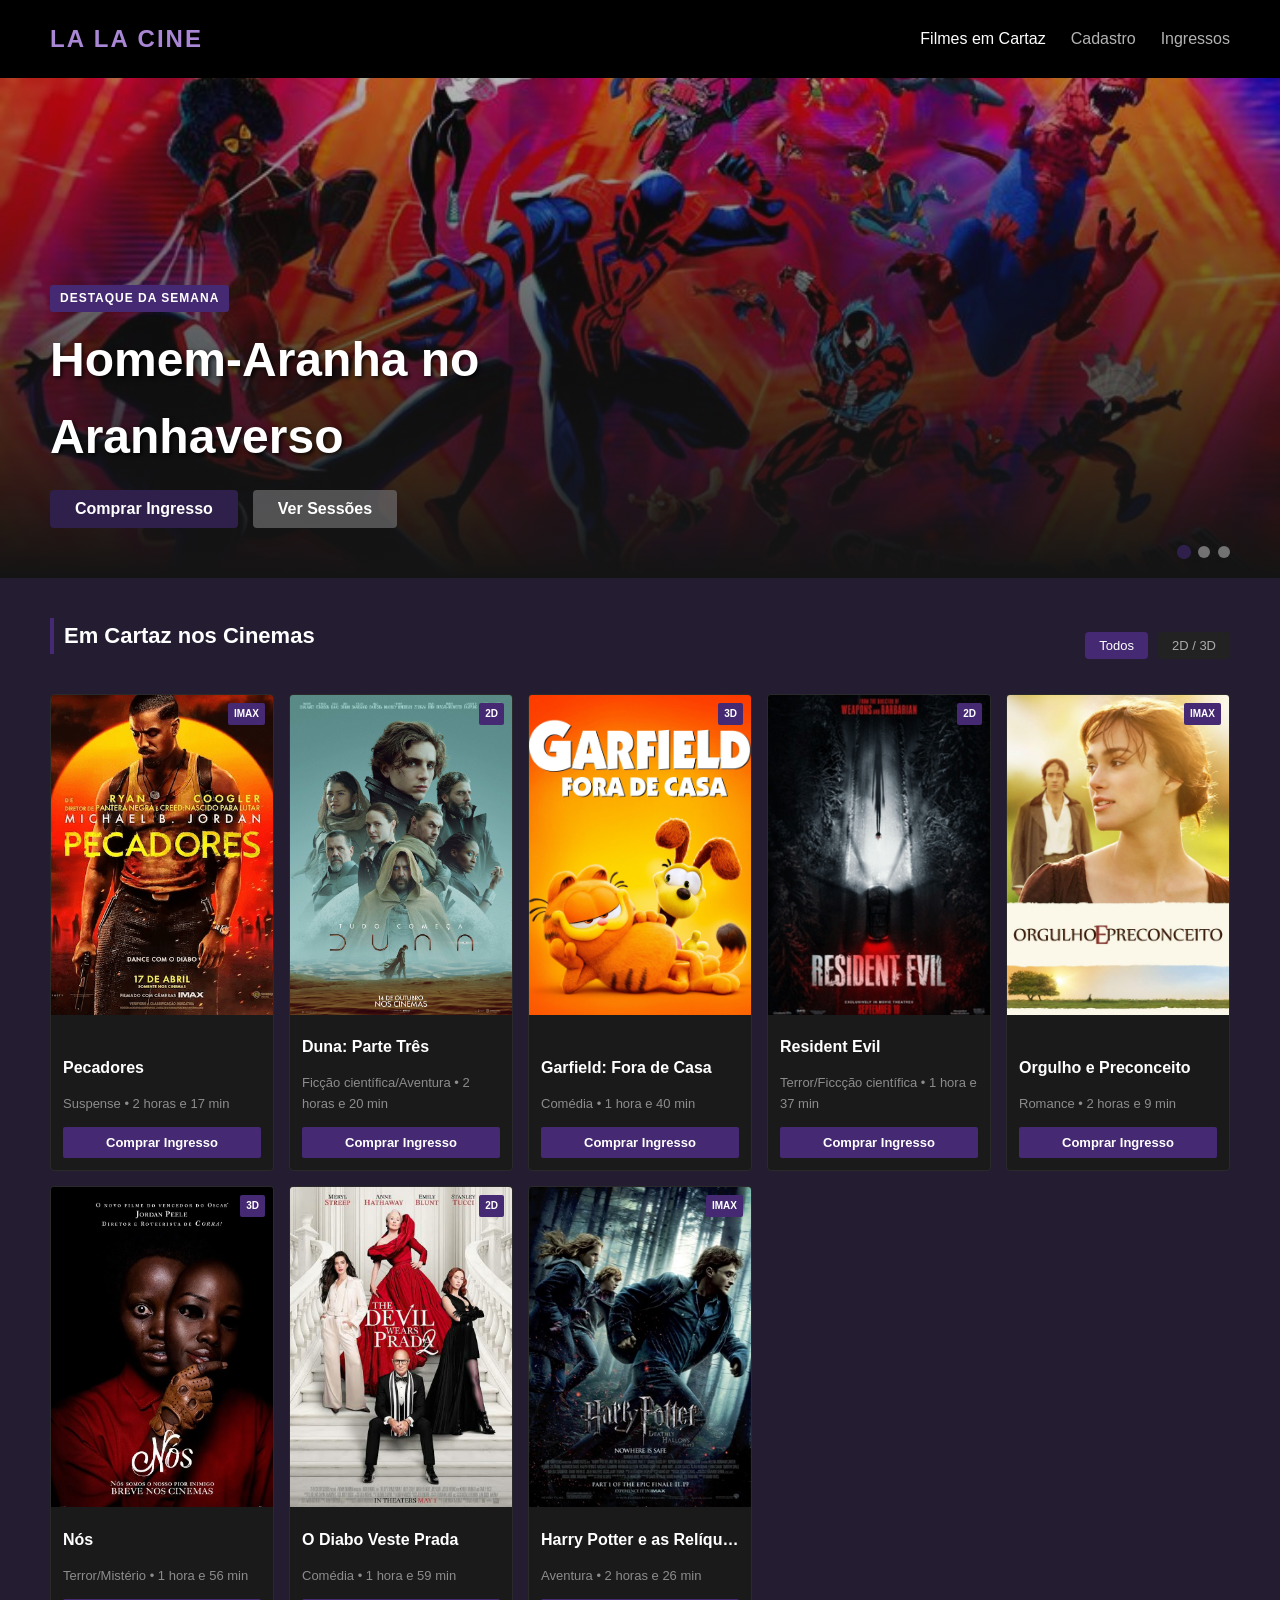
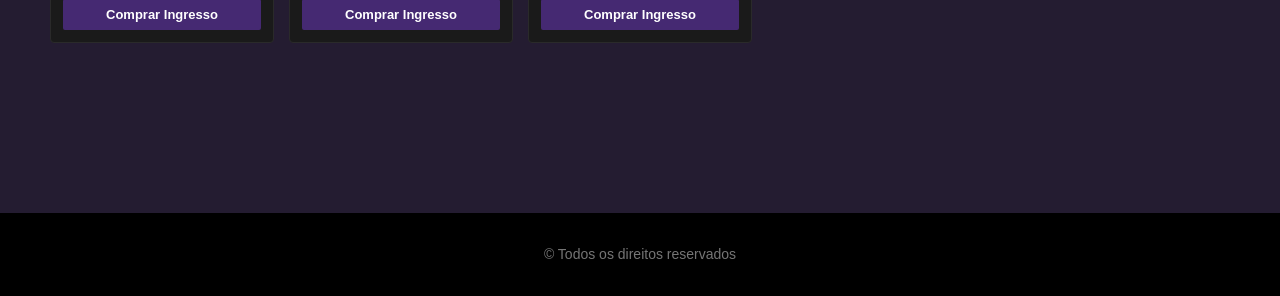
<file: cinemaaaa/index.html>
<!DOCTYPE html>
<html lang="pt-BR">
<head>
    <meta charset="UTF-8">
    <meta name="viewport" content="width=device-width, initial-scale=1.0">
    <title>La La Cine</title>
    <link rel="stylesheet" href="style.css">
</head>
<body>

    <header>
        <div class="logo">La La     <span>Cine</span></div>
      <nav>
        <ul>
          <li><a href="index.html" class="active">Filmes em Cartaz</a></li>
          <li><a href="#" id="abrirCadastro">Cadastro</a></li>
          <li><a href="ingressos.html">Ingressos</a></li>
        </ul>
      </nav>
    </header>

    <section class="hero-slider" id="heroSlider">
        <section class="hero-slider" id="heroSlider">
        <!-- SLIDE 1 -->
        <div class="hero-slide active" style="background-image: linear-gradient(to top, #141414, rgba(20,20,20,0.3)), url('imagens/spiderman.jpg')">
            <div class="hero-content">
                <span class="badge-premiere">DESTAQUE DA SEMANA</span>
                <h1>Homem-Aranha no Aranhaverso</h1>
                <div class="hero-buttons">
                    <button class="btn-play">Comprar Ingresso</button>
                    <button class="btn-info">Ver Sessões</button>
                </div>
            </div>
        </div>

        <!-- SLIDE 2 -->
        <div class="hero-slide" style="background-image: linear-gradient(to top, #141414, rgba(20,20,20,0.3)), url('imagens/dunabanner.jpg')">
            <div class="hero-content">
                <span class="badge-premiere">ESTREIA EM IMAX</span>
                <h1>Duna: Parte Três</h1>
                <div class="hero-buttons">
                    <button class="btn-play">Comprar Ingresso</button>
                    <button class="btn-info">Ver Sessões</button>
                </div>
            </div>
        </div>

        <!-- SLIDE 3 -->
        <div class="hero-slide" style="background-image: linear-gradient(to top, #141414, rgba(20,20,20,0.3)), url('imagens/harrybanner.jpg')">
            <div class="hero-content">
                <span class="badge-premiere">SESSÃO ESPECIAL</span>
                <h1>Harry Potter e as Relíquias da Morte</h1>
                <div class="hero-buttons">
                    <button class="btn-play">Comprar Ingresso</button>
                    <button class="btn-info">Ver Sessões</button>
                </div>
            </div>
        </div>

        <!-- BOLINHAS DE NAVEGAÇÃO (JÁ ESTILIZADAS NO SEU CSS) -->
        <div class="slider-dots">
            <span class="dot active" data-index="0"></span>
            <span class="dot" data-index="1"></span>
            <span class="dot" data-index="2"></span>
        </div>
    </section>
    </section>

    <main class="container">
        <div class="section-header">
            <h2 class="section-title">Em Cartaz nos Cinemas</h2>
            <div class="filter-tabs">
                <button class="tab active">Todos</button>
                <button class="tab">2D / 3D</button>
            </div>
        </div>
        
        <div class="movie-grid">
            <div class="movie-card">
                <div class="poster-container">
                    <img src="imagens/michaeljordan.png" alt="Pecadores">
                    <span class="badge-format">IMAX</span>
                </div>
                <div class="movie-info">
                    <h3>Pecadores</h3>
                    <p class="genre">Suspense • 2 horas e 17 min</p>
                    <button class="btn-ticket">Comprar Ingresso</button>
                </div>
            </div>

            <div class="movie-card">
                <div class="poster-container">
                    <img src="imagens/duna3.jpg" alt="Duna: Parte Três">
                    <span class="badge-format">2D</span>
                </div>
                <div class="movie-info">
                    <h3>Duna: Parte Três</h3>
                    <p class="genre">Ficção científica/Aventura • 2 horas e 20 min</p>
                    <button class="btn-ticket">Comprar Ingresso</button>
                </div>
            </div>

            <div class="movie-card">
                <div class="poster-container">
                    <img src="imagens/gatinho.jpg" alt="Garfield">
                    <span class="badge-format">3D</span>
                </div>
                <div class="movie-info">
                    <h3>Garfield: Fora de Casa</h3>
                    <p class="genre">Comédia • 1 hora e 40 min</p>
                    <button class="btn-ticket">Comprar Ingresso</button>
                </div>
            </div>

            <div class="movie-card">
                <div class="poster-container">
                    <img src="imagens/reve.png" alt="residentevil">
                    <span class="badge-format">2D</span>
                </div>
                <div class="movie-info">
                    <h3>Resident Evil</h3>
                    <p class="genre">Terror/Ficcção científica • 1 hora e 37 min</p>
                    <button class="btn-ticket">Comprar Ingresso</button>
                </div>
            </div>

            <div class="movie-card">
                <div class="poster-container">
                    <img src="imagens/oep.jpg" alt="orgulhoepreconceito">
                    <span class="badge-format">IMAX</span>
                </div>
                <div class="movie-info">
                    <h3>Orgulho e Preconceito</h3>
                    <p class="genre">Romance • 2 horas e 9 min</p>
                    <button class="btn-ticket">Comprar Ingresso</button>
                </div>
            </div>

            <div class="movie-card">
                <div class="poster-container">
                    <img src="imagens/ussss.jpg" alt="Us">
                    <span class="badge-format">3D</span>
                </div>
                <div class="movie-info">
                    <h3>Nós</h3>
                    <p class="genre">Terror/Mistério • 1 hora e 56 min</p>
                    <button class="btn-ticket">Comprar Ingresso</button>
                </div>
            </div>

            <div class="movie-card">
                <div class="poster-container">
                    <img src="imagens/odvp.png" alt="pradaa">
                    <span class="badge-format">2D</span>
                </div>
                <div class="movie-info">
                    <h3>O Diabo Veste Prada</h3>
                    <p class="genre">Comédia • 1 hora e 59 min</p>
                    <button class="btn-ticket">Comprar Ingresso</button>
                </div>
            </div>

            <div class="movie-card">
                <div class="poster-container">
                    <img src="imagens/harryyy.jpg" alt="harrypotter">
                    <span class="badge-format">IMAX</span>
                </div>
                <div class="movie-info">
                    <h3>Harry Potter e as Relíquias da Morte: Parte 1</h3>
                    <p class="genre">Aventura • 2 horas e 26 min</p>
                    <button class="btn-ticket">Comprar Ingresso</button>
                </div>
            </div>
        </div>

        <div class="movie-grid" id="movieGrid">
            <!-- Os filmes cadastrados via API vão aparecer aqui lado a lado -->
        </div>

        <script>
    async function carregarFilmes() {
        try {
            const resposta = await fetch('http://localhost:5000/api/movie');
            const filmes = await resposta.json();
            const grid = document.getElementById('movieGrid');
            
            // Se o grid existir, limpa e adiciona os filmes vindos da API
            if (grid) {
                // Se você quiser manter os filmes fixos e adicionar os do banco logo em seguida:
                filmes.forEach(filme => {
                    const card = document.createElement('div');
                    card.className = 'movie-card';
                    card.innerHTML = `
                        <div class="poster-container">
                            <img src="${filme.imagem}" alt="${filme.titulo}" onerror="this.src='imagens/erro.jpg'">
                            <span class="badge-format">${filme.formato}</span>
                        </div>
                        <div class="movie-info">
                            <h3>${filme.titulo}</h3>
                            <p class="genre">${filme.genero}</p>
                            <button class="btn-ticket" onclick="comprar('${filme.titulo}')">Comprar Ingresso</button>
                        </div>
                    `;
                    grid.appendChild(card);
                });
            }
        } catch (erro) {
            console.error("Erro ao carregar filmes da API:", erro);
        }
    }

    function comprar(titulo) {
        window.location.href = `ingressos.html?filme=${encodeURIComponent(titulo)}`;
    }

    // Executa ao carregar a página
    carregarFilmes();
</script>
    </main>

    <footer>
        <p>&copy; Todos os direitos reservados</p>
    </footer>
<!-- MODAL DE CADASTRO -->
    <div class="modal-overlay" id="modalCadastro">
        <div class="modal-box">
            <button class="modal-close" id="fecharCadastro">&times;</button>
            
            <div class="modal-header">
                <h2>Criar Conta</h2>
                <p>Cadastre-se no <span>La La Cine</span> para garantir seus ingressos</p>
            </div>

            <form id="formCadastro" class="cadastro-form">
                <div class="input-group">
                    <label for="nome">Nome Completo</label>
                    <input type="text" id="nome" name="nome" placeholder="Digite seu nome" required>
                </div>

                <div class="input-group">
                    <label for="email">E-mail</label>
                    <input type="email" id="email" name="email" placeholder="seuemail@exemplo.com" required>
                </div>

                <div class="input-row">
                    <div class="input-group">
                        <label for="cpf">CPF</label>
                        <input type="text" id="cpf" name="cpf" placeholder="000.000.000-00" maxlength="14" required>
                    </div>

                    <div class="input-group">
                        <label for="nascimento">Data de Nascimento</label>
                        <input type="date" id="nascimento" name="nascimento" required>
                    </div>
                </div>

                <div class="input-group">
                    <label for="senha">Senha</label>
                    <input type="password" id="senha" name="senha" placeholder="Crie uma senha" required>
                </div>

                <button type="submit" class="btn-submit">Finalizar Cadastro</button>
            </form>
        </div>
    </div>

    <script>
        const modal = document.getElementById('modalCadastro');
        const btnAbrir = document.getElementById('abrirCadastro');
        const btnFechar = document.getElementById('fecharCadastro');

        
        btnAbrir.addEventListener('click', (e) => {
            e.preventDefault();
            modal.classList.add('active');
        });


        btnFechar.addEventListener('click', () => {
            modal.classList.remove('active');
        });


        modal.addEventListener('click', (e) => {
            if (e.target === modal) {
                modal.classList.remove('active');
            }
        });

        // Máscara simples para CPF
        const inputCpf = document.getElementById('cpf');
        inputCpf.addEventListener('input', (e) => {
            let v = e.target.value.replace(/\D/g, '');
            v = v.replace(/(\d{3})(\d)/, '$1.$2');
            v = v.replace(/(\d{3})(\d)/, '$1.$2');
            v = v.replace(/(\d{3})(\d{1,2})$/, '$1-$2');
            e.target.value = v;
        });
    </script>
    <script>
        const slides = document.querySelectorAll('.hero-slide');
        const dots = document.querySelectorAll('.dot');
        let slideAtual = 0;
        let intervaloCarrossel;

        function mostrarSlide(index) {
        slides.forEach((slide, i) => {
            slide.classList.remove('active');
            dots[i].classList.remove('active');
        });

        slides[index].classList.add('active');
        dots[index].classList.add('active');
        slideAtual = index;
        }

        function proximoSlide() {
        let proximo = (slideAtual + 1) % slides.length;
        mostrarSlide(proximo);
        }


    function iniciarCarrossel() {
        intervaloCarrossel = setInterval(proximoSlide, 5000);
    }


    dots.forEach((dot) => {
        dot.addEventListener('click', () => {
            clearInterval(intervaloCarrossel);
            const index = parseInt(dot.getAttribute('data-index'));
            mostrarSlide(index);
            iniciarCarrossel();
        });
    });

    iniciarCarrossel();
</script>
<script>
// --- REDIRECIONAR BOTÕES "COMPRAR INGRESSO" COM O NOME DO FILME ---
    document.querySelectorAll('.btn-ticket').forEach((botao) => {
        botao.addEventListener('click', (e) => {
            const card = e.target.closest('.movie-card');
            const tituloFilme = card.querySelector('h3').textContent;
            window.location.href = `ingressos.html?filme=${encodeURIComponent(tituloFilme)}`;
        });
    });

    document.querySelectorAll('.btn-play').forEach((botao) => {
        botao.addEventListener('click', (e) => {
            const slide = e.target.closest('.hero-slide');
            const tituloFilme = slide.querySelector('h1').textContent;
            window.location.href = `ingressos.html?filme=${encodeURIComponent(tituloFilme)}`;
        });
    });

 document.getElementById('formCadastro').addEventListener('submit', async (e) => {
    e.preventDefault();

    const usuario = {
        nome: document.getElementById('nome').value,
        email: document.getElementById('email').value,
        cpf: document.getElementById('cpf').value,
        nascimento: document.getElementById('nascimento').value,
        senha: document.getElementById('senha').value
    };

    console.log("Enviando dados:", usuario); // Vai mostrar no F12 o que está sendo enviado

    try {
        const resposta = await fetch('http://localhost:5000/api/user', {
            method: 'POST',
            headers: {
                'Content-Type': 'application/json'
            },
            body: JSON.stringify(usuario)
        });

        const resultado = await resposta.json();

        if (resposta.ok) {
            alert('Cadastro realizado com sucesso!');
            document.getElementById('modalCadastro').classList.remove('active');
            document.getElementById('formCadastro').reset();
        } else {
            alert('Erro da API: ' + (resultado.erro || JSON.stringify(resultado)));
        }
    } catch (erro) {
        console.error('Erro detalhado de rede:', erro);
        alert('Erro de conexão com a API. Abra o F12 (Console) para ver os detalhes.');
    }
});
</script>



</body>
</html>
</file>
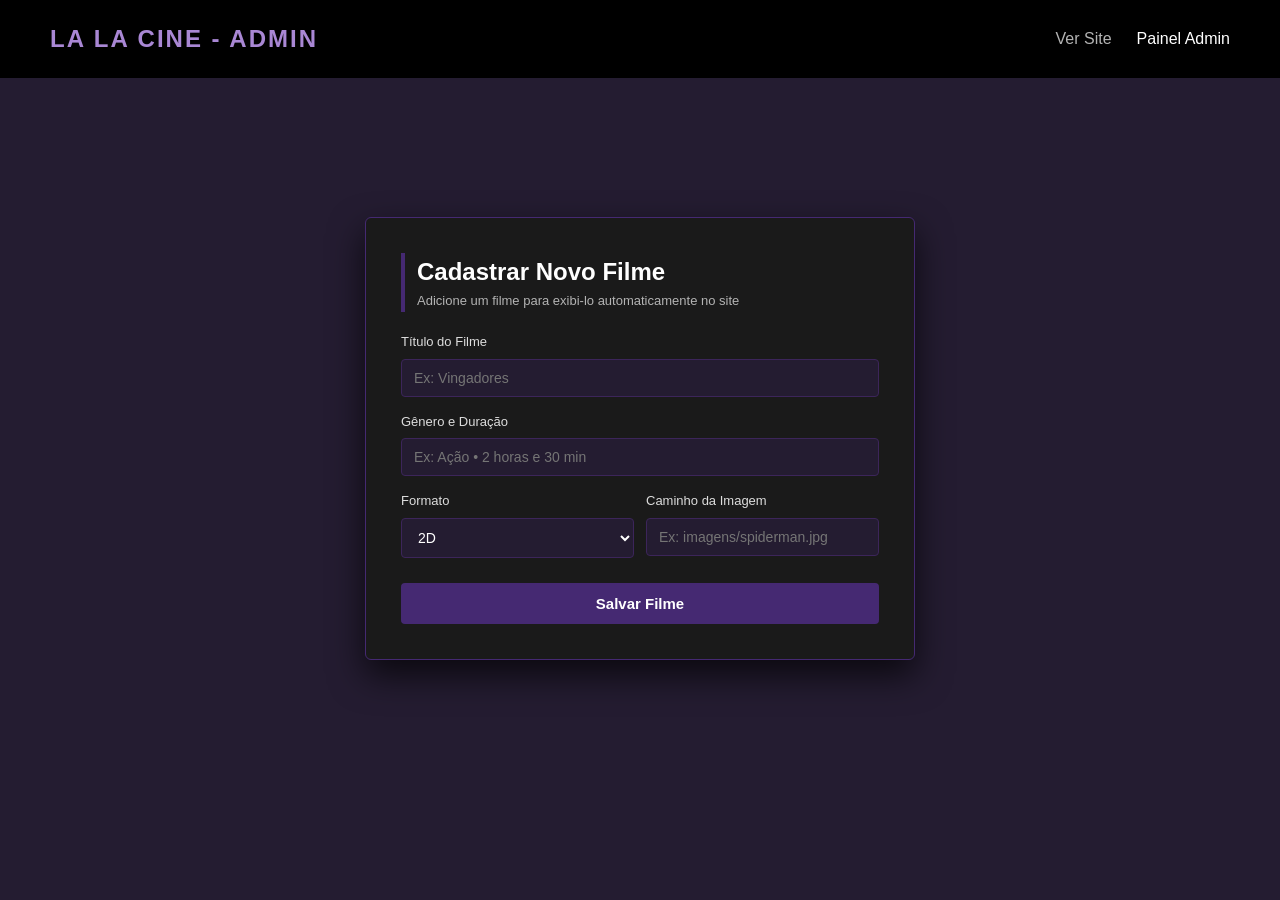
<file: cinemaaaa/dashborad.html>
<!DOCTYPE html>
<html lang="pt-BR">
<head>
    <meta charset="UTF-8">
    <meta name="viewport" content="width=device-width, initial-scale=1.0">
    <title>Painel Administrativo - La La Cine</title>
    <link rel="stylesheet" href="style.css">
</head>
<body>
    <header>
        <div class="logo">La La <span>Cine - Admin</span></div>
        <nav>
            <ul>
                <li><a href="index.html">Ver Site</a></li>
                <li><a href="dashborad.html" class="active">Painel Admin</a></li>
            </ul>
        </nav>
    </header>

    <main class="container ingresso-container">
        <div class="ingresso-card">
            <div class="modal-header">
                <h2>Cadastrar Novo Filme</h2>
                <p>Adicione um filme para exibi-lo automaticamente no site</p>
            </div>

            <form id="formFilme" class="cadastro-form">
                <div class="input-group">
                    <label for="titulo">Título do Filme</label>
                    <input type="text" id="titulo" placeholder="Ex: Vingadores" required>
                </div>

                <div class="input-group">
                    <label for="genero">Gênero e Duração</label>
                    <input type="text" id="genero" placeholder="Ex: Ação • 2 horas e 30 min" required>
                </div>

                <div class="input-row">
                    <div class="input-group">
                        <label for="formato">Formato</label>
                        <select id="formato" required>
                            <option value="2D">2D</option>
                            <option value="3D">3D</option>
                            <option value="IMAX">IMAX</option>
                        </select>
                    </div>

                    <div class="input-group">
                        <label for="imagem">Caminho da Imagem</label>
                        <input type="text" id="imagem" placeholder="Ex: imagens/spiderman.jpg" required>
                    </div>
                </div>

                <button type="submit" class="btn-submit">Salvar Filme</button>
            </form>
        </div>
    </main>

    <script>
        document.getElementById('formFilme').addEventListener('submit', async (e) => {
            e.preventDefault();

            const filme = {
                titulo: document.getElementById('titulo').value,
                genero: document.getElementById('genero').value,
                formato: document.getElementById('formato').value,
                duracao: "Calculado", // Simplificado
                imagem: document.getElementById('imagem').value
            };

            try {
                const resposta = await fetch('http://localhost:5000/api/movie', {
                    method: 'POST',
                    headers: { 'Content-Type': 'application/json' },
                    body: JSON.stringify(filme)
                });

                if (resposta.ok) {
                    alert('Filme cadastrado com sucesso!');
                    document.getElementById('formFilme').reset();
                } else {
                    alert('Erro ao cadastrar filme.');
                }
            } catch (erro) {
                console.error('Erro:', erro);
                alert('Erro de conexão com a API.');
            }
        });
    </script>
</body>
</html>
</file>
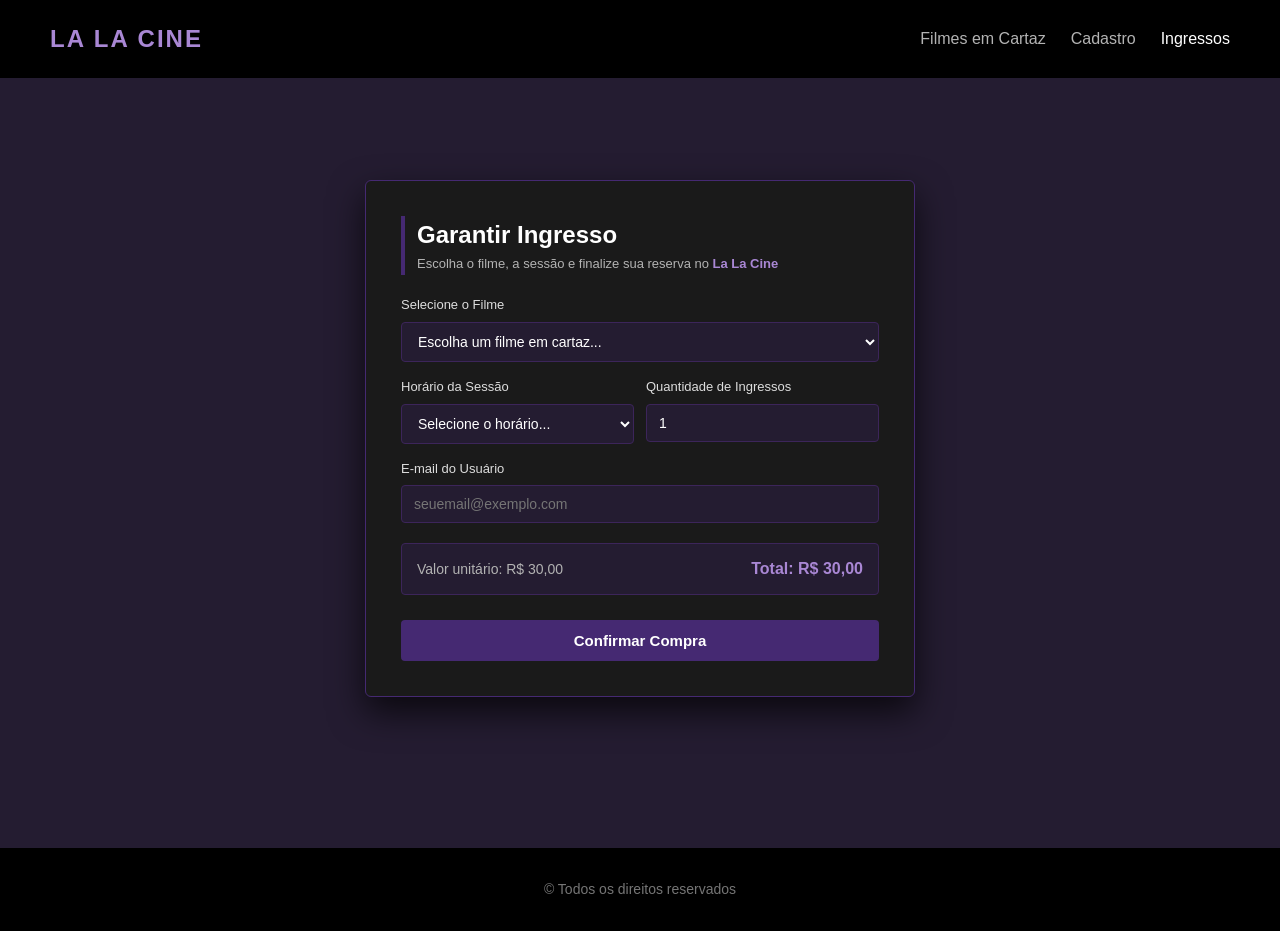
<file: cinemaaaa/ingressos.html>
<!DOCTYPE html>
<html lang="pt-BR">
<head>
    <meta charset="UTF-8">
    <meta name="viewport" content="width=device-width, initial-scale=1.0">
    <title>Comprar Ingressos - La La Cine</title>
    <link rel="stylesheet" href="style.css">
</head>
<body>

    <header>
        <div class="logo">La La <span>Cine</span></div>
        <nav>
            <ul>
                <li><a href="index.html">Filmes em Cartaz</a></li>
                <li><a href="index.html#cadastro">Cadastro</a></li>
                <li><a href="ingressos.html" class="active">Ingressos</a></li>
            </ul>
        </nav>
    </header>

    <main class="container ingresso-container">
        <div class="ingresso-card">
            <div class="modal-header">
                <h2>Garantir Ingresso</h2>
                <p>Escolha o filme, a sessão e finalize sua reserva no <span>La La Cine</span></p>
            </div>

            <form id="formIngressos" class="cadastro-form">
                <div class="input-group">
                    <label for="filme">Selecione o Filme</label>
                    <select id="filme" name="filme" required>
                        <option value="" disabled selected>Escolha um filme em cartaz...</option>
                        <option value="Homem-Aranha no Aranhaverso">Homem-Aranha no Aranhaverso</option>
                        <option value="Pecadores">Pecadores (IMAX)</option>
                        <option value="Duna: Parte Três">Duna: Parte Três (2D)</option>
                        <option value="Garfield: Fora de Casa">Garfield: Fora de Casa (3D)</option>
                        <option value="Resident Evil">Resident Evil (2D)</option>
                        <option value="Orgulho e Preconceito">Orgulho e Preconceito (IMAX)</option>
                        <option value="Nós">Nós (3D)</option>
                        <option value="O Diabo Veste Prada">O Diabo Veste Prada (2D)</option>
                        <option value="Harry Potter e as Relíquias da Morte: Parte 1">Harry Potter e as Relíquias da Morte: Parte 1 (IMAX)</option>
                    </select>
                </div>

                <div class="input-row">
                    <div class="input-group">
                        <label for="horario">Horário da Sessão</label>
                        <select id="horario" name="horario" required>
                            <option value="" disabled selected>Selecione o horário...</option>
                            <option value="14:00">14:00 - Sala 1</option>
                            <option value="16:30">16:30 - Sala 2</option>
                            <option value="19:15">19:15 - Sala IMAX</option>
                            <option value="21:45">21:45 - Sala VIP</option>
                        </select>
                    </div>

                    <div class="input-group">
                        <label for="quantidade">Quantidade de Ingressos</label>
                        <input type="number" id="quantidade" name="quantidade" min="1" max="10" value="1" required>
                    </div>
                </div>

                <div class="input-group">
                    <label for="emailUsuario">E-mail do Usuário</label>
                    <input type="email" id="emailUsuario" name="emailUsuario" placeholder="seuemail@exemplo.com" required>
                </div>

                <div class="resumo-valor">
                    <span>Valor unitário: R$ 30,00</span>
                    <strong id="valorTotal">Total: R$ 30,00</strong>
                </div>

                <button type="submit" class="btn-submit">Confirmar Compra</button>
            </form>
        </div>
    </main>

    <footer>
        <p>&copy; Todos os direitos reservados</p>
    </footer>

    
    <script>
    // 1. Buscar filmes da API para preencher o <select> dinamicamente
    async function carregarOpcoesFilmes() {
        try {
            const resposta = await fetch('http://localhost:5000/api/movie');
            const filmes = await resposta.json();
            const selectFilme = document.getElementById('filme');

            // Adiciona os filmes vindos do banco de dados ao select
            filmes.forEach(filme => {
                // Evita duplicar se já estiver no HTML estático
                const existe = Array.from(selectFilme.options).some(opt => opt.value === filme.titulo);
                if (!existe) {
                    const option = document.createElement('option');
                    option.value = filme.titulo;
                    option.textContent = `${filme.titulo} (${filme.formato})`;
                    selectFilme.appendChild(option);
                }
            });

            // 2. Se o usuário veio clicando em "Comprar Ingresso" em um card, seleciona ele automaticamente
            const params = new URLSearchParams(window.location.search);
            const filmeSelecionado = params.get('filme');
            if (filmeSelecionado) {
                selectFilme.value = filmeSelecionado;
            }
        } catch (erro) {
            console.error("Erro ao carregar opções de filmes:", erro);
        }
    }

    // Executa ao carregar a página
    carregarOpcoesFilmes();

    // 3. Atualiza o valor total conforme a quantidade de ingressos muda
    const inputQtd = document.getElementById('quantidade');
    const textoTotal = document.getElementById('valorTotal');
    const precoIngresso = 30.00;

    inputQtd.addEventListener('input', () => {
        const qtd = parseInt(inputQtd.value) || 0;
        const total = (qtd * precoIngresso).toFixed(2).replace('.', ',');
        textoTotal.textContent = `Total: R$ ${total}`;
    });

    // 4. Envio do formulário de compra para a API
    document.getElementById('formIngressos').addEventListener('submit', async (e) => {
        e.preventDefault();

        const ingresso = {
            filme: document.getElementById('filme').value,
            horario: document.getElementById('horario').value,
            quantidade: parseInt(document.getElementById('quantidade').value),
            emailUsuario: document.getElementById('emailUsuario').value
        };

        try {
            const resposta = await fetch('http://localhost:5000/api/ticket', {
                method: 'POST',
                headers: { 'Content-Type': 'application/json' },
                body: JSON.stringify(ingresso)
            });

            if (resposta.ok) {
                const resultado = await resposta.json();
                alert(`Ingresso(s) comprado(s) com sucesso! Total pago: R$ ${resultado.total}`);
                window.location.href = 'index.html';
            } else {
                alert('Erro ao processar a compra do ingresso.');
            }
        } catch (erro) {
            console.error('Erro de conexão:', erro);
            alert('Não foi possível conectar à API.');
        }
    });
</script>

</body>
</html>
</file>
<file: cinemaaaa/style.css>
* {
    margin: 0;
    padding: 0;
    box-sizing: border-box;
    font-family: 'Segoe UI', Tahoma, Geneva, Verdana, sans-serif;
}

body {
    background-color: #241c31;
    color: #ffffff;
    line-height: 1.6;
}

header {
    display: flex;
    justify-content: space-between;
    align-items: center;
    padding: 20px 50px;
    background-color: #000000;
    position: sticky;
    top: 0;
    z-index: 100;
}

.logo {
    font-size: 24px;
    font-weight: bold;
    color: #a987d4;
    text-transform: uppercase;
    letter-spacing: 2px;
}

nav ul {
    display: flex;
    list-style: none;
    gap: 25px;
}

nav a {
    text-decoration: none;
    color: #b3b3b3;
    transition: color 0.3s;
    font-weight: 500;
}

nav a:hover, nav a.active {
    color: #ffffff;
}

.hero-slider {
    position: relative;
    height: 500px;
    width: 100%;
    overflow: hidden;
}

.hero-slide {
    position: absolute;
    top: 0;
    left: 0;
    width: 100%;
    height: 100%;
    background-size: cover;
    background-position: center;
    display: flex;
    align-items: flex-end;
    padding: 50px;
    opacity: 0;
    transition: opacity 1s ease-in-out;
    pointer-events: none;
}

.hero-slide.active {
    opacity: 1;
    pointer-events: auto;
}

.hero-content {
    max-width: 650px;
}

.hero-slide h1 {
    font-size: 48px;
    margin-bottom: 15px;
    text-shadow: 2px 2px 4px rgba(0,0,0,0.8);
}

.hero-slide p {
    font-size: 16px;
    margin-bottom: 20px;
    color: #dddddd;
    text-shadow: 1px 1px 2px rgba(0,0,0,0.8);
}

.hero-buttons {
    display: flex;
    gap: 15px;
}

.btn-play, .btn-info {
    padding: 10px 25px;
    font-size: 16px;
    font-weight: bold;
    border-radius: 4px;
    cursor: pointer;
    border: none;
    transition: background 0.3s, transform 0.2s;
}

.btn-play {
    background-color: #2e1f4b;
    color: white;
}

.btn-play:hover {
    background-color: #5d4974;
    transform: scale(1.05);
}

.btn-info {
    background-color: rgba(109, 109, 110, 0.7);
    color: white;
}

.btn-info:hover {
    background-color: rgba(109, 109, 110, 0.4);
}

.slider-dots {
    position: absolute;
    bottom: 20px;
    right: 50px;
    display: flex;
    gap: 8px;
    z-index: 10;
}

.dot {
    width: 12px;
    height: 12px;
    background-color: rgba(255, 255, 255, 0.4);
    border-radius: 50%;
    cursor: pointer;
    transition: background 0.3s, transform 0.2s;
}

.dot.active, .dot:hover {
    background-color: #2e1f4b; 
    transform: scale(1.2);
}

.container {
    padding: 40px 50px;
}

.section-title {
    font-size: 22px;
    margin-bottom: 20px;
    border-left: 4px solid #452972;
    padding-left: 10px;
}

.movie-grid {
    display: grid;
    grid-template-columns: repeat(auto-fill, minmax(200px, 1fr));
    gap: 15px; 
    margin-bottom: 40px;
}

.movie-card {
    background-color: #1f1f1f;
    border-radius: 2px; 
    overflow: hidden;
    transition: transform 0.3s, box-shadow 0.3s;
    cursor: pointer;
}

.movie-card:hover {
    transform: scale(1.05);
    box-shadow: 0 10px 20px rgba(0,0,0,0.6);
}

.movie-card img {
    width: 100%;
    height: 300px;
    object-fit: cover;
}

.movie-info {
    padding: 15px;
}

.movie-info h3 {
    font-size: 16px;
    margin-bottom: 5px;
    white-space: nowrap;
    overflow: hidden;
    text-overflow: ellipsis;
}

.movie-info p {
    font-size: 13px;
    color: #8c8c8c;
}

.carousel-section {
    margin-top: 40px;
}

.carousel-container {
    position: relative;
    display: flex;
    align-items: center;
}

.movie-carousel {
    display: flex;
    gap: 20px;
    overflow-x: auto;
    scroll-behavior: smooth;
    padding-bottom: 15px;
    width: 100%;
}

.movie-carousel::-webkit-scrollbar {
    display: none;
}

.carousel-card {
    min-width: 220px;
    flex: 0 0 auto;
}

.carousel-btn {
    position: absolute;
    top: 45%;
    transform: translateY(-50%);
    background-color: rgba(0, 0, 0, 0.7);
    color: white;
    border: none;
    font-size: 24px;
    padding: 15px 10px;
    cursor: pointer;
    z-index: 10;
    border-radius: 4px;
    transition: background 0.3s, transform 0.2s;
}

.carousel-btn:hover {
    background-color: rgba(95, 84, 119, 0.9);
    transform: translateY(-50%) scale(1.1);
}

.btn-prev {
    left: -15px;
}

.btn-next {
    right: -15px;
}

footer {
    text-align: center;
    padding: 30px;
    background-color: #000000;
    color: #757575;
    font-size: 14px;
    margin-top: 50px;
}

@media (max-width: 768px) {
    header {
        padding: 15px 20px;
    }
    .hero-slider {
        height: 400px;
    }
    .hero-slide {
        padding: 30px 20px;
    }
    .hero-slide h1 {
        font-size: 32px;
    }
    .container {
        padding: 20px;
    }
    .carousel-btn {
        display: none;
    }
}

.movie-card {
    background-color: #1a1a1a;
    border-radius: 4px; 
    overflow: hidden;
    border: 1px solid #2a2a2a;
    display: flex;
    flex-direction: column;
    justify-content: space-between;
}

.poster-container {
    position: relative;
}

.badge-format {
    position: absolute;
    top: 8px;
    right: 8px;
    background-color:  #452972;
    color: white;
    font-size: 10px;
    font-weight: bold;
    padding: 3px 6px;
    border-radius: 2px;
}

.movie-card img {
    width: 100%;
    height: 320px;
    object-fit: cover;
}

.movie-info {
    padding: 12px;
    display: flex;
    flex-direction: column;
    gap: 8px;
}

.btn-ticket {
    background-color: #452972;
    color: white;
    border: none;
    padding: 8px;
    font-weight: bold;
    border-radius: 2px;
    cursor: pointer;
    transition: background 0.2s;
    font-size: 13px;
    margin-top: 5px;
}

.btn-ticket:hover {
    background-color: #3c255a;
}

.section-header {
    display: flex;
    justify-content: space-between;
    align-items: center;
    margin-bottom: 20px;
}

.filter-tabs {
    display: flex;
    gap: 10px;
}

.tab {
    background: #222;
    color: #aaa;
    border: none;
    padding: 6px 14px;
    border-radius: 4px;
    cursor: pointer;
    font-size: 13px;
}

.tab.active, .tab:hover {
    background:  #452972;
    color: white;
}

/* --- MODAL DE CADASTRO --- */
.modal-overlay {
    position: fixed;
    top: 0;
    left: 0;
    width: 100%;
    height: 100%;
    background-color: rgba(0, 0, 0, 0.8);
    backdrop-filter: blur(5px);
    display: flex;
    justify-content: center;
    align-items: center;
    z-index: 1000;
    opacity: 0;
    pointer-events: none;
    transition: opacity 0.3s ease;
}

.modal-overlay.active {
    opacity: 1;
    pointer-events: auto;
}

.modal-box {
    background-color: #1a1a1a;
    border: 1px solid #452972;
    border-radius: 6px;
    width: 90%;
    max-width: 450px;
    padding: 30px;
    position: relative;
    box-shadow: 0 15px 35px rgba(0, 0, 0, 0.9);
    transform: translateY(-20px);
    transition: transform 0.3s ease;
}

.modal-overlay.active .modal-box {
    transform: translateY(0);
}

.modal-close {
    position: absolute;
    top: 15px;
    right: 20px;
    background: none;
    border: none;
    color: #b3b3b3;
    font-size: 28px;
    cursor: pointer;
    transition: color 0.2s;
}

.modal-close:hover {
    color: #a987d4;
}

.modal-header {
    margin-bottom: 20px;
    border-left: 4px solid #452972;
    padding-left: 12px;
}

.modal-header h2 {
    font-size: 24px;
    color: #ffffff;
}

.modal-header p {
    font-size: 13px;
    color: #b3b3b3;
}

.modal-header span {
    color: #a987d4;
    font-weight: bold;
}

.cadastro-form {
    display: flex;
    flex-direction: column;
    gap: 15px;
}

.input-row {
    display: flex;
    gap: 12px;
}

.input-row .input-group {
    flex: 1;
}

.input-group {
    display: flex;
    flex-direction: column;
    gap: 6px;
}

.input-group label {
    font-size: 13px;
    color: #dddddd;
    font-weight: 500;
}

.input-group input {
    background-color: #241c31;
    border: 1px solid #3c255a;
    border-radius: 4px;
    padding: 10px 12px;
    color: #ffffff;
    font-size: 14px;
    outline: none;
    transition: border-color 0.3s, box-shadow 0.3s;
}

.input-group input::placeholder {
    color: #757575;
}

.input-group input:focus {
    border-color: #a987d4;
    box-shadow: 0 0 0 2px rgba(169, 135, 212, 0.2);
}

/* Deixa o ícone do calendário branco no input date */
.input-group input[type="date"]::-webkit-calendar-picker-indicator {
    filter: invert(1);
    cursor: pointer;
}

.btn-submit {
    background-color: #452972;
    color: #ffffff;
    border: none;
    border-radius: 4px;
    padding: 12px;
    font-size: 15px;
    font-weight: bold;
    cursor: pointer;
    margin-top: 10px;
    transition: background 0.3s, transform 0.2s;
}

.btn-submit:hover {
    background-color: #5d4974;
    transform: scale(1.02);
}

@media (max-width: 480px) {
    .input-row {
        flex-direction: column;
    }
}

.badge-premiere {
    display: inline-block;
    background-color: #452972;
    color: #ffffff;
    font-size: 12px;
    font-weight: bold;
    padding: 4px 10px;
    border-radius: 3px;
    letter-spacing: 1px;
    margin-bottom: 10px;
}

/* --- PÁGINA DE INGRESSOS --- */
.ingresso-container {
    display: flex;
    justify-content: center;
    align-items: center;
    min-height: calc(100vh - 180px);
}

.ingresso-card {
    background-color: #1a1a1a;
    border: 1px solid #452972;
    border-radius: 6px;
    width: 100%;
    max-width: 550px;
    padding: 35px;
    box-shadow: 0 15px 35px rgba(0, 0, 0, 0.7);
}

.input-group select {
    background-color: #241c31;
    border: 1px solid #3c255a;
    border-radius: 4px;
    padding: 10px 12px;
    color: #ffffff;
    font-size: 14px;
    outline: none;
    cursor: pointer;
    transition: border-color 0.3s, box-shadow 0.3s;
}

.input-group select:focus {
    border-color: #a987d4;
    box-shadow: 0 0 0 2px rgba(169, 135, 212, 0.2);
}

.resumo-valor {
    display: flex;
    justify-content: space-between;
    align-items: center;
    background-color: #241c31;
    border: 1px solid #3c255a;
    padding: 12px 15px;
    border-radius: 4px;
    margin-top: 5px;
    font-size: 14px;
    color: #b3b3b3;
}

.resumo-valor strong {
    color: #a987d4;
    font-size: 16px;
}
</file>
